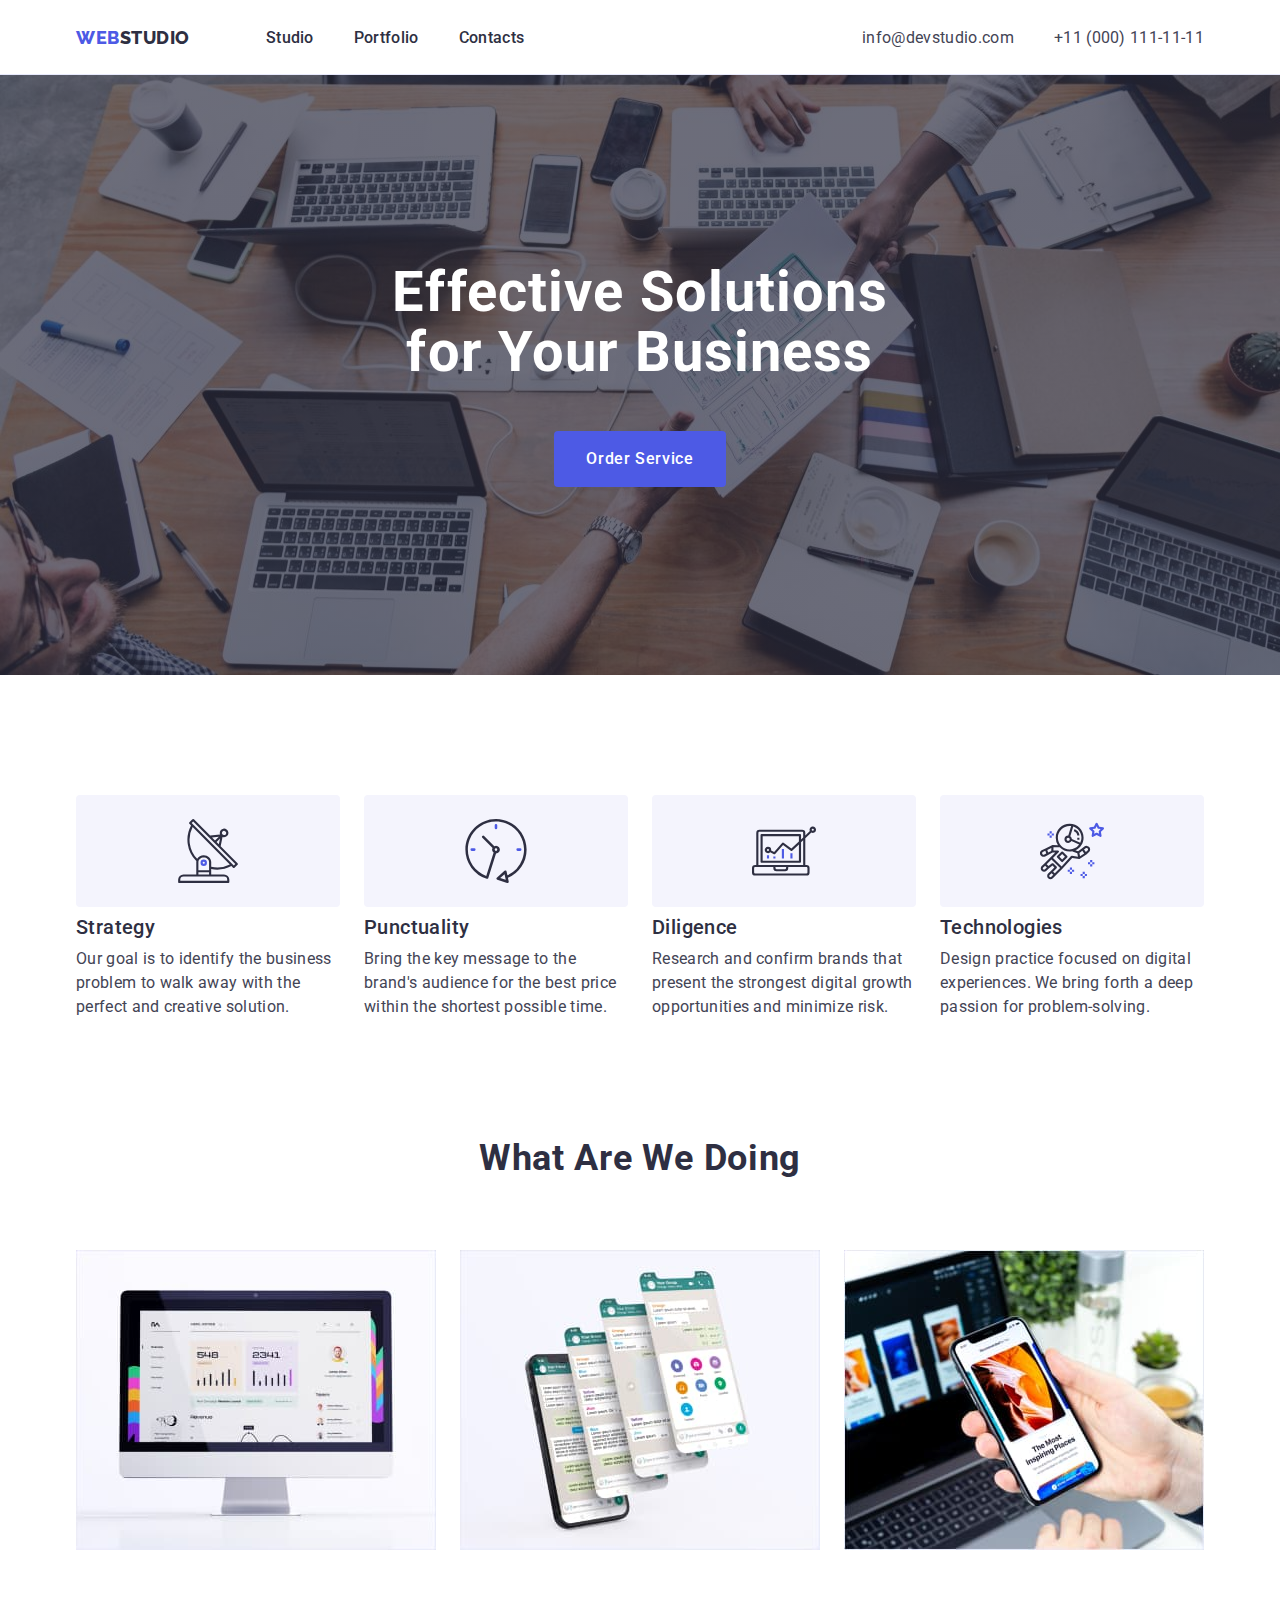
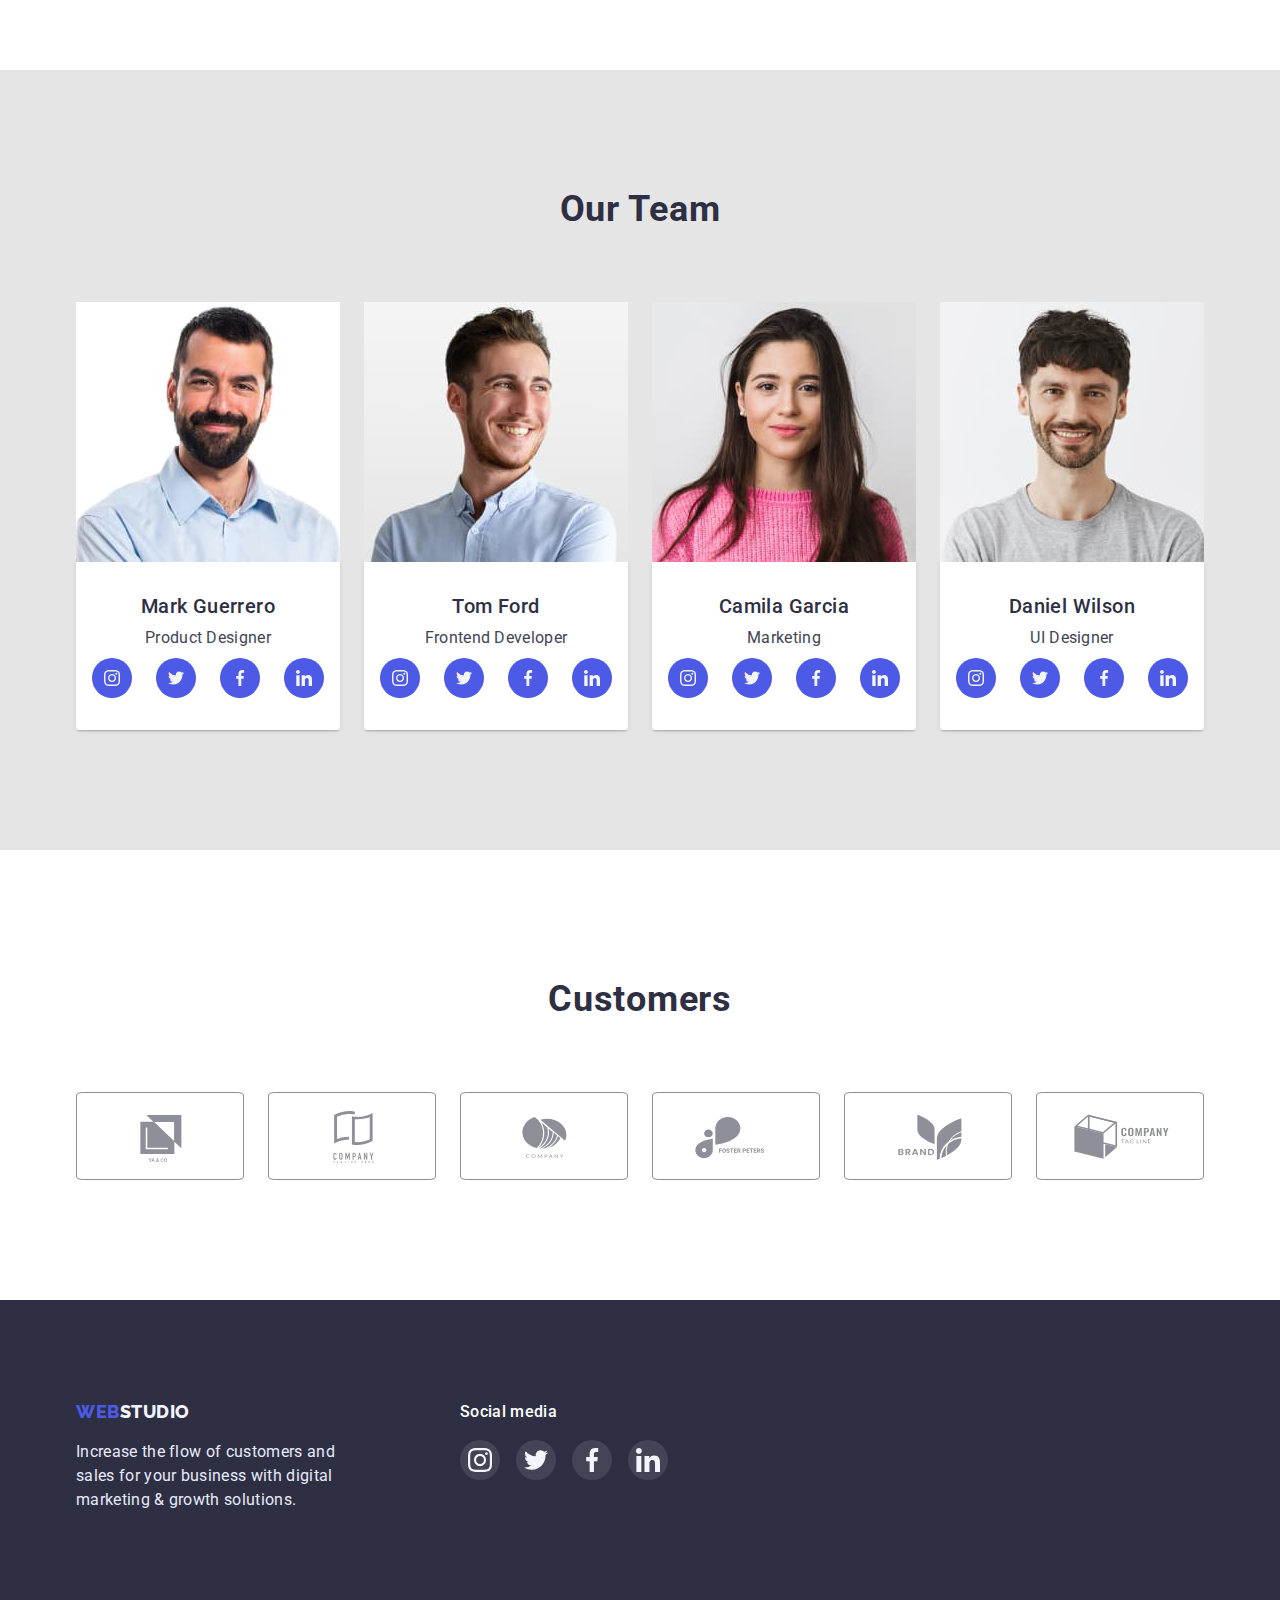
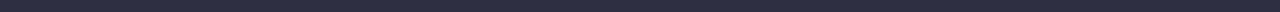
<file: index.html>
<!DOCTYPE html>
<html lang="en">
<head>
    <meta charset="UTF-8">
    <meta http-equiv="X-UA-Compatible" content="IE=edge">
    <meta name="viewport" content="width=device-width, initial-scale=1.0">
    <title>WebStudio</title>
    <link rel="preconnect" href="https://fonts.googleapis.com">
    <link rel="preconnect" href="https://fonts.gstatic.com" crossorigin>
    <link href="https://fonts.googleapis.com/css2?family=Raleway:wght@800&family=Roboto:wght@400;500;700;900&display=swap" rel="stylesheet">
    <link rel="stylesheet" href="https://cdn.jsdelivr.net/npm/modern-normalize@1.1.0/modern-normalize.min.css">
    <link rel="stylesheet" href="./css/styles.css">
</head>
<body>
    <!-- Header -->
    <header class="page-header ">
        <div class="container header-container">
        <nav class="page-nav">
            <a class="header-logo logo link" href="./index.html" ><span class="logo-brand">Web</span>Studio </a>
            <ul class="menu list">
                <li class="menu-item">
                    <a class="menu-link link" href="/">Studio</a>
                </li>
                <li class="menu-item">
                    <a class="menu-link link" href="./portfolio.html">Portfolio</a>
                </li>
                <li class="menu-item">
                    <a class="menu-link link" href="/">Contacts</a>
                </li>
            </ul>
        </nav>
            <ul class="contact-list list">
                <li class="contact-mail">
                    <a class=" link" href="mailto:info@devstudio.com">info@devstudio.com</a>
                </li>
                <li class="contact-tel">
                    <a class=" link" href="tel:+110001111111">+11 (000) 111-11-11</a>
                </li>
            </ul>  
        </div>  
    </header>
    <main>
        <!-- Hero -->
        <section class="hero ">
            <div class="container">
            <h1 class="main-title">Effective Solutions for Your Business</h1>
            <button class="order-btn btn" type="button">Order Service</button>
        </div>
        </section>
        <!-- Our features -->
        <section class="features section">
            <div class="container">
            <h2 class="visually-hidden">Our features</h2>
            <ul class="features-list list">
                <li class="item">
                    <div class="features-icons">
                    <svg class="features-img" width="64" height="64">
                        <use href="./images/icons.svg#icon-antenna"></use>
                    </svg>
                </div>
                    <h3 class="features-subtitle subtitle">Strategy</h3>
                    <p class="feateres-text text">Our goal is to identify the business
                        problem to walk away with the perfect and creative solution. </p>
                </li>
                <li class="item">
                    <div class="features-icons">
                    <svg class="features-img" width="64" height="64">
                        <use href="./images/icons.svg#icon-clock"></use>
                    </svg>
                </div>
                    <h3 class="features-subtitle subtitle">Punctuality</h3>
                    <p class="feateres-text text">Bring the key message to the brand's audience for the best price within the shortest possible time.</p>
                </li>
                <li class="item">
                    <div class="features-icons">
                    <svg class="features-img" width="64" height="64">
                        <use href="./images/icons.svg#icon-diagram"></use>
                    </svg>
                </div>
                    <h3 class="features-subtitle subtitle">Diligence</h3>
                    <p class="featere-texts text">Research and confirm brands that present the strongest digital growth opportunities and minimize risk.</p>
                </li>
                <li class="item">
                    <div class="features-icons">
                    <svg class="features-img" width="64" height="64">
                        <use href="./images/icons.svg#icon-astronaut"></use>
                    </svg>
                </div>
                    <h3 class="features-subtitle subtitle">Technologies</h3>
                    <p class="feateres-text text">Design practice focused on digital experiences. We bring forth a deep passion for problem-solving.</p>
                </li>
            </ul>
        </div>
        </section>
        <!-- What are we doing -->
    <section class="section-work section">
        <div class="container">
        <h2 class="work-title title">What are we doing</h2>
        <ul class="work-list list">
            <li class="work-item"><img class="work-img"  src="./images/monitor.jpg" alt="monitor" width="360" height="300" ></li>
            <li class="work-item"><img class="work-img"  src="./images/four_smartfon.jpg" alt="four smartphons" width="360" height="300"></li>
            <li class="work-item"><img class="work-img"  src="./images/phone_in_hand.jpg" alt="smartphone in hand" width="360" height="300"></li>
        </ul>
    </div>
    </section>
    <!-- Our team -->
    <section class="section-team section"> 
        <div class="container">
        <h2 class="team-title title">Our Team</h2>
        <ul class="team-list list">
            <li class="team-member">
            <img class="team-img" src="./images/mark.jpg" alt="man with beard" width="264" height="260">
            <div class="team-description">
            <h3 class="team-subtitle subtitle">Mark Guerrero</h3>
                <p class="team-text text">Product Designer</p>
            <ul class="team-soc-list list">
                <li class="team-soc-item">
                    <a href="" class="team-soc-link link">
                        <svg class="team-soc-icon" width="16" height="16">
                            <use href="./images/icons.svg#icon-instagram"></use>
                        </svg>
                    </a>
                </li>
                <li class="team-soc-item">
                    <a href="" class="team-soc-link link">
                        <svg class="team-soc-icon" width="16" height="16">
                            <use href="./images/icons.svg#icon-twitter"></use>
                        </svg>
                    </a>
                </li>
                <li class="team-soc-item">
                    <a href="" class="team-soc-link link">
                        <svg class="team-soc-icon" width="16" height="16">
                            <use href="./images/icons.svg#icon-facebook"></use>
                        </svg>
                    </a>
                </li>
                <li class="team-soc-item">
                    <a href="" class="team-soc-link link">
                        <svg class="team-soc-icon" width="16" height="16">
                            <use href="./images/icons.svg#icon-linkedin"></use>
                        </svg>
                    </a>
                </li>
            </ul> 
            </div> 
            </li>
            <li class="team-member">
                <img class="team-img" src="./images/tom.jpg" alt="smiling man in blue shirt" width="264" height="260">
                <div class="team-description">
                <h3 class="team-subtitle subtitle">Tom Ford</h3>
                <p class="team-text text">Frontend Developer</p>
                <ul class="team-soc-list list">
                <li class="team-soc-item">
                    <a href="" class="team-soc-link link">
                        <svg class="team-soc-icon" width="16" height="16">
                            <use href="./images/icons.svg#icon-instagram"></use>
                        </svg>
                    </a>
                </li>
                <li class="team-soc-item">
                    <a href="" class="team-soc-link link">
                        <svg class="team-soc-icon" width="16" height="16">
                            <use href="./images/icons.svg#icon-twitter"></use>
                        </svg>
                    </a>
                </li>
                <li class="team-soc-item">
                    <a href="" class="team-soc-link link">
                        <svg class="team-soc-icon" width="16" height="16">
                            <use href="./images/icons.svg#icon-facebook"></use>
                        </svg>
                    </a>
                </li>
                <li class="team-soc-item">
                    <a href="" class="team-soc-link link">
                        <svg class="team-soc-icon" width="16" height="16">
                            <use href="./images/icons.svg#icon-linkedin"></use>
                        </svg>
                    </a>
                </li>
            </ul> 
            </div>
            </li>
            <li class="team-member">
                <img class="team-img" src="./images/camila.jpg" alt="young woman in pink" width="264" height="260">
                <div class="team-description">
                <h3 class="team-subtitle subtitle">Camila Garcia</h3>
                <p class="team-text text">Marketing</p>
                <ul class="team-soc-list list">
                <li class="team-soc-item">
                    <a href="" class="team-soc-link link">
                        <svg class="team-soc-icon" width="16" height="16">
                            <use href="./images/icons.svg#icon-instagram"></use>
                        </svg>
                    </a>
                </li>
                <li class="team-soc-item">
                    <a href="" class="team-soc-link link">
                        <svg class="team-soc-icon" width="16" height="16">
                            <use href="./images/icons.svg#icon-twitter"></use>
                        </svg>
                    </a>
                </li>
                <li class="team-soc-item">
                    <a href="" class="team-soc-link link">
                        <svg class="team-soc-icon" width="16" height="16">
                            <use href="./images/icons.svg#icon-facebook"></use>
                        </svg>
                    </a>
                </li>
                <li class="team-soc-item">
                    <a href="" class="team-soc-link link">
                        <svg class="team-soc-icon" width="16" height="16">
                            <use href="./images/icons.svg#icon-linkedin"></use>
                        </svg>
                    </a>
                </li>
            </ul>  
            </div>  
            </li>
            <li class="team-member">
                <img class="team-img" src="./images/daniel.jpg" alt="man in grey T-shirt" width="264" height="260">
                <div class="team-description">
                    <h3 class="team-subtitle subtitle">Daniel Wilson</h3>
                    <p class="team-text text">UI Designer</p>
                    <ul class="team-soc-list list">
                <li class="team-soc-item">
                    <a href="" class="team-soc-link link">
                        <svg class="team-soc-icon" width="16" height="16">
                            <use href="./images/icons.svg#icon-instagram"></use>
                        </svg>
                    </a>
                </li>
                <li class="team-soc-item">
                    <a href="" class="team-soc-link link">
                        <svg class="team-soc-icon" width="16" height="16">
                            <use href="./images/icons.svg#icon-twitter"></use>
                        </svg>
                    </a>
                </li>
                <li class="team-soc-item">
                    <a href="" class="team-soc-link link">
                        <svg class="team-soc-icon" width="16" height="16">
                            <use href="./images/icons.svg#icon-facebook"></use>
                        </svg>
                    </a>
                </li>
                <li class="team-soc-item">
                    <a href="" class="team-soc-link link">
                        <svg class="team-soc-icon" width="16" height="16">
                            <use href="./images/icons.svg#icon-linkedin"></use>
                        </svg>
                    </a>
                </li>
            </ul> 
                </div>
            </li>
        </ul>
    </div>
    </section> 
    <!-- ============Custemers======================= -->
    <section class="section-custemers section">
        <div class="container">
        <h2 class="custemers-title title">Customers</h2>
        <ul class="custemers-list list">
            <li class="custemers-item">
                <a href="" class="custemers-link link">
                <svg class="custemers-icon" width="104" height="56">
                    <use href="./images/icons.svg#icon-Logo1"></use>
                </svg>
                </a>
            </li>
            <li class="custemers-item">
                <a href="" class="custemers-link link">
<svg class="custemers-icon" width="104" height="56">
                    <use href="./images/icons.svg#icon-Logo2"></use>
                </svg>
                </a>
            </li>
            <li class="custemers-item">
                <a href="" class="custemers-link link">
<svg class="custemers-icon" width="104" height="56">
                    <use href="./images/icons.svg#icon-Logo3"></use>
                </svg>
                </a>
            </li>
            <li class="custemers-item">
                <a href="" class="custemers-link link">
<svg class="custemers-icon" width="104" height="56">
                    <use href="./images/icons.svg#icon-Logo4"></use>
                </svg>
                </a>
            </li>
            <li class="custemers-item">
                <a href="" class="custemers-link link">
<svg class="custemers-icon" width="104" height="56">
                    <use href="./images/icons.svg#icon-Logo5"></use>
                </svg>
                </a>
            </li>
            <li class="custemers-item">
                <a href="" class="custemers-link link">
<svg class="custemers-icon" width="104" height="56">
                    <use href="./images/icons.svg#icon-Logo6"></use>
                </svg>
                </a>
            </li>
        </ul>
    </div> 
    </section>
</main>
    <!-- Footer -->
    <footer class="footer ">
        <div class="container container-footer">
            <div class="logo-wrap">
        <a class="footer-logo logo link" href="./index.html" ><span class="logo-brand">Web</span>Studio </a>
    <p class="footer-text text">Increase the flow of customers and sales for your business with digital marketing & growth solutions.</p>
</div>
<div class="soc-wrap">
    <h2 class="soc-wrap-title">Social media</h2>
    <ul class="soc-wrap-list list">
        <li class="soc-wrap-item">
            <a href="" class="soc-wrap-link link">
                <svg class="soc-wrap-icon" width="24" height="24">
                    <use href="./images/icons.svg#icon-instagram"></use>
                </svg>
            </a>
        </li>
        <li class="soc-wrap-item">
            <a href="" class="soc-wrap-link link">
                <svg class="soc-wrap-icon" width="24" height="24">
                    <use href="./images/icons.svg#icon-twitter"></use>
                </svg>
            </a>
        </li>
        <li class="soc-wrap-item">
            <a href="" class="soc-wrap-link link">
                <svg class="soc-wrap-icon" width="24" height="24">
                    <use href="./images/icons.svg#icon-facebook"></use>
                </svg>
            </a>
        </li>
        <li class="soc-wrap-item">
            <a href="" class="soc-wrap-link link">
                <svg class="soc-wrap-icon" width="24" height="24">
                    <use href="./images/icons.svg#icon-linkedin"></use>
                </svg>
            </a>
        </li>
    </ul>
</div>
</div>
</footer> 

</body>
</html>
</file>
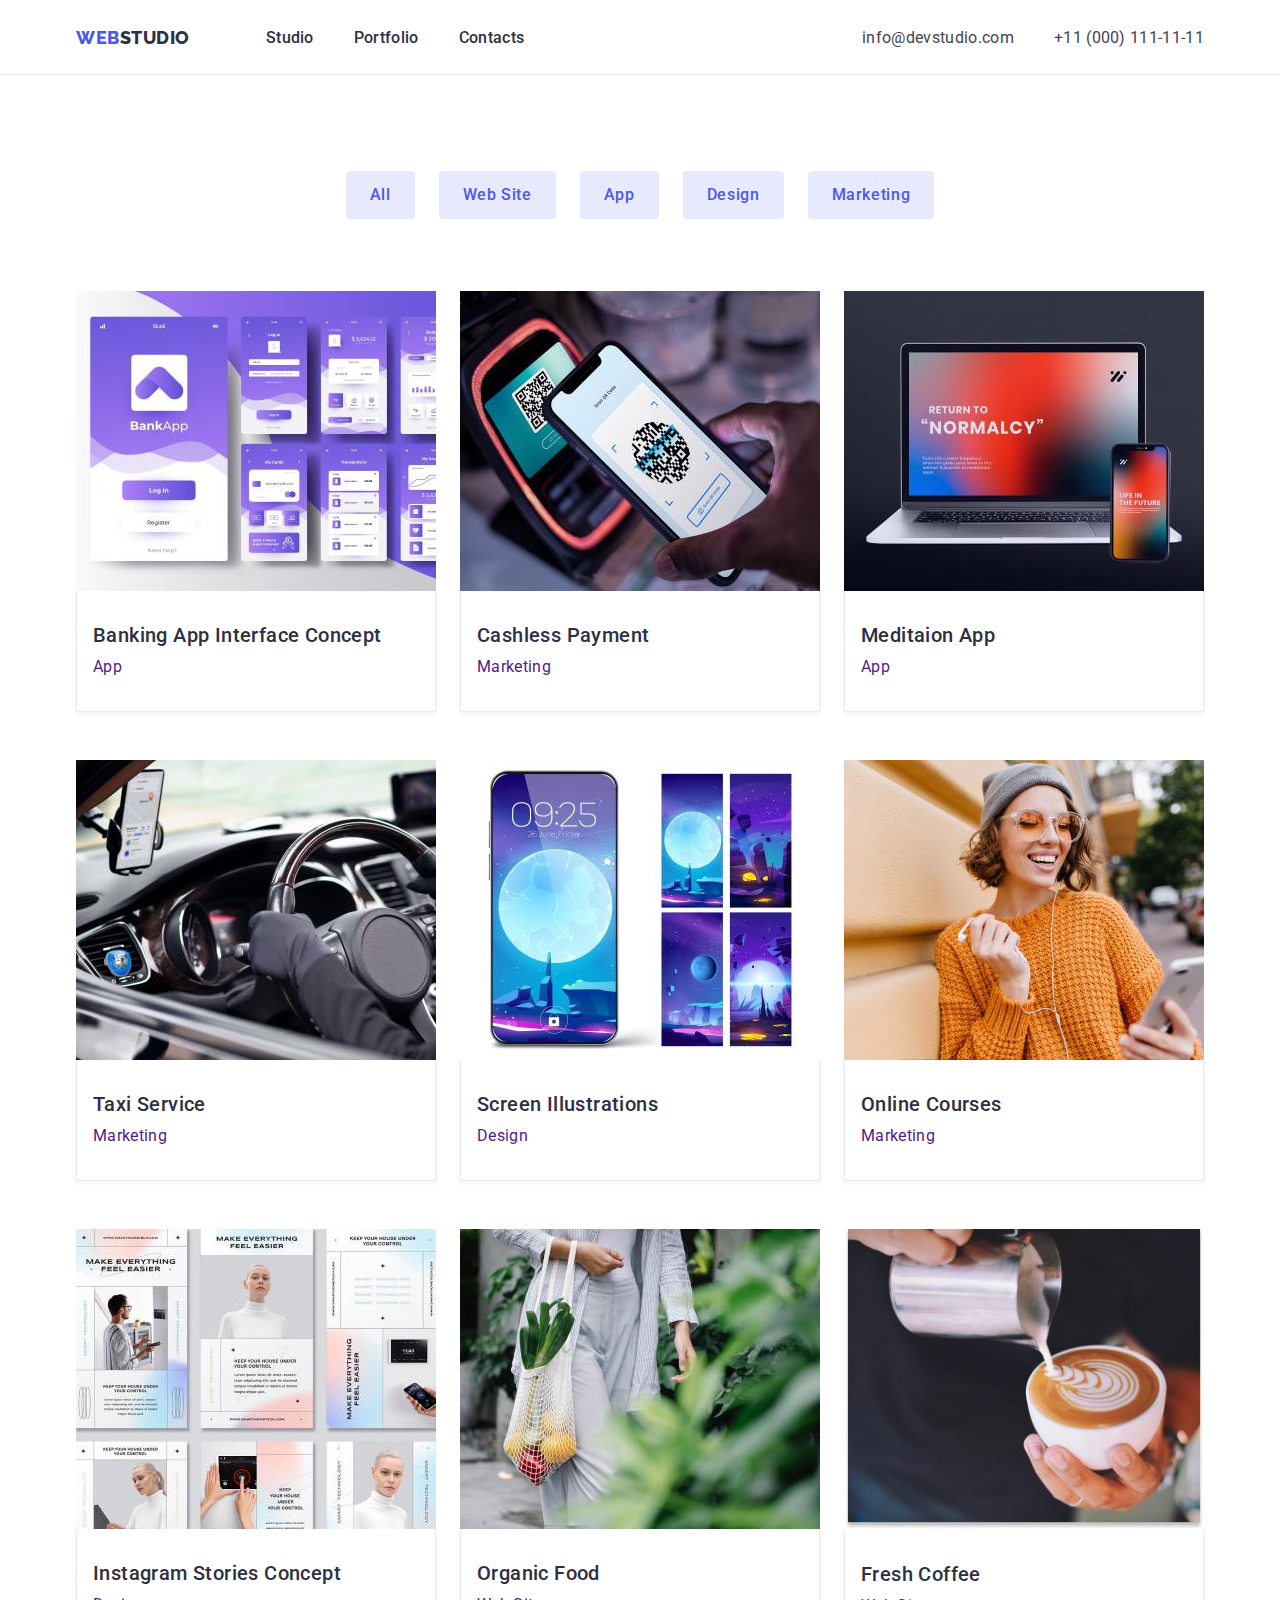
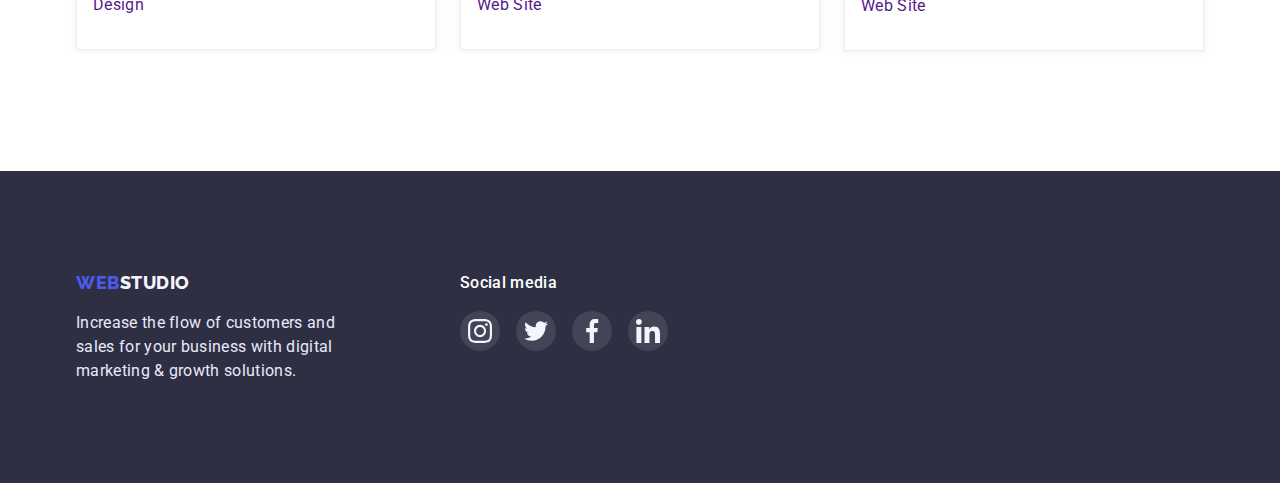
<file: portfolio.html>
<!DOCTYPE html>
<html lang="en">
<head>
    <meta charset="UTF-8">
    <meta http-equiv="X-UA-Compatible" content="IE=edge">
    <meta name="viewport" content="width=device-width, initial-scale=1.0">
    <title>Portfolio</title>
    <link rel="preconnect" href="https://fonts.googleapis.com">
    <link rel="preconnect" href="https://fonts.gstatic.com" crossorigin>
    <link href="https://fonts.googleapis.com/css2?family=Raleway:wght@800&family=Roboto:wght@400;500;700;900&display=swap" rel="stylesheet">
    <link rel="stylesheet" href="https://cdn.jsdelivr.net/npm/modern-normalize@1.1.0/modern-normalize.min.css">
    <link rel="stylesheet" href="./css/styles.css">
</head>
<body>
<!-- Header -->
<header class="page-header">
    <div class="container header-container">
    <nav class="page-nav">
        <a class="header-logo logo link" href="./index.html" ><span class="logo-brand">Web</span>Studio </a>
        <ul class="menu list">
            <li class="menu-item">
                <a class="menu-link link" href="./index.html">Studio</a>
            </li>
            <li class="menu-item">
                <a class="menu-link link" href="./portfolio.html">Portfolio</a>
            </li>
            <li class="menu-item">
                <a class="menu-link link" href="/">Contacts</a>
            </li>
        </ul>
    </nav>
        <ul class="contact-list list">
            <li class="contact-mail">
                <a class=" link" href="mailto:info@devstudio.com">info@devstudio.com</a>
            </li>
            <li class="contact-tel">
                <a class=" link" href="tel:+110001111111">+11 (000) 111-11-11</a>
            </li>
        </ul>  
    </div>  
</header>
    <main>
<!-- Примеры наших проектов -->
<section class="portfolio section">
    <div class="container">
    <h1 class="visually-hidden">Our projects</h1>
    <ul class="filter list">
    <li class="filter-item"> <button class="filter-btn btn" type="button">All</button></li>
    <li class="filter-item"> <button class="filter-btn btn" type="button">Web Site</button></li>
    <li class="filter-item"> <button class="filter-btn btn" type="button">App</button></li>
    <li class="filter-item"> <button class="filter-btn btn" type="button">Design</button></li>
    <li class="filter-item"> <button class="filter-btn btn" type="button">Marketing</button></li>
    </ul>
    <ul class="example-list list">
        <li class="example-item">
        <a href="" class="example-link link">
        <img src="./images/banking_app.jpg" alt="bank app" width="360"  height="300">
        <div class="example-description">
        <h2 class="example-subtitle subtitle">Banking App Interface Concept</h2>
        <p class="example-text text">App</p>
        </div>
        </a>
    </li>
    <li class="example-item">
        <a href="" class="example-link link">
        <img class="example-img" src="./images/cashless_payment.jpg" alt="smartphone with QR-code" width="360"  height="300">
        <div class="example-description"> 
        <h2 class="example-subtitle subtitle">Cashless Payment</h2>
        <p class="example-text text">Marketing</p>
        </div>
    </a>
    </li>
    <li class="example-item">
        <a href="" class="example-link link">
        <img class="example-img" src="./images/meditation-app.jpg" alt="computer and smartphone" width="360"  height="300">
        <div class="example-description">
        <h2 class="example-subtitle subtitle">Meditaion App</h2>
        <p class="example-text text">App</p>
        </div>
    </a>
    </li>
    <li class="example-item">
        <a href="" class="example-link link">
        <img class="example-img" src="./images/taxi-service.jpg" alt="man in a car driving" width="360"  height="300">
        <div class="example-description">
        <h2 class="example-subtitle subtitle">Taxi Service</h2>
        <p class="example-text text">Marketing</p>
    </div>
</a>
    </li>
    <li class="example-item">
        <a href="" class="example-link link">
        <img class="example-img" src="./images/screen-illustrations.jpg" alt="screenshot of phone screen" width="360"  height="300">
        <div class="example-description">
        <h2 class="example-subtitle subtitle">Screen Illustrations</h2>
        <p class="example-text text">Design</p>
        </div>
    </a>
    </li>
    <li class="example-item">
        <a href="" class="example-link link">
        <img class="example-img" src="./images/online-courses.jpg" alt="girl with phone" width="360"  height="300">
        <div class="example-description">
        <h2 class="example-subtitle subtitle">Online Courses</h2>
        <p class="example-text text">Marketing</p>
        </div>
    </a>
    </li>
    <li class="example-item">
        <a href="" class="example-link link">
        <img class="example-img" src="./images/instagram-stories.jpg" alt="instagram pages" width="360"  height="300">
        <div class="example-description">
        <h2 class="example-subtitle subtitle">Instagram Stories Concept</h2>
        <p class="example-text text">Design</p>
        </div>
    </a>
    </li>
    <li class="example-item">
        <a href="" class="example-link link">
        <img class="example-img" src="./images/organic-food.jpg" alt="vegetables and fruits in a bag" width="360"  height="300">
        <div class="example-description">
        <h2 class="example-subtitle subtitle">Organic Food</h2>
        <p class="example-text text">Web Site</p>
        </div>
    </a>
    </li>
    <li class="example-item">
        <a href="" class="example-link link">
        <img class="example-img" src="./images/fresh-coffee.jpg" alt="cup of coffee" width="360"  height="300">
        <div class="example-description">
        <h2 class="example-subtitle subtitle">Fresh Coffee</h2>
        <p class="example-text text">Web Site</p>
        </div>
    </a>
    </li>
    </ul>
</div>
</section>
    </main>
    <!-- Footer -->
    <footer class="footer ">
        <div class="container container-footer">
            <div class="logo-wrap">
        <a class="footer-logo logo link" href="./index.html" ><span class="logo-brand">Web</span>Studio </a>
    <p class="footer-text text">Increase the flow of customers and sales for your business with digital marketing & growth solutions.</p>
</div>
<div class="soc-wrap">
    <h2 class="soc-wrap-title">Social media</h2>
    <ul class="soc-wrap-list list">
        <li class="soc-wrap-item">
            <a href="" class="soc-wrap-link link">
                <svg class="soc-wrap-icon" width="24" height="24">
                    <use href="./images/icons.svg#icon-instagram"></use>
                </svg>
            </a>
        </li>
        <li class="soc-wrap-item">
            <a href="" class="soc-wrap-link link">
                <svg class="soc-wrap-icon" width="24" height="24">
                    <use href="./images/icons.svg#icon-twitter"></use>
                </svg>
            </a>
        </li>
        <li class="soc-wrap-item">
            <a href="" class="soc-wrap-link link">
                <svg class="soc-wrap-icon" width="24" height="24">
                    <use href="./images/icons.svg#icon-facebook"></use>
                </svg>
            </a>
        </li>
        <li class="soc-wrap-item">
            <a href="" class="soc-wrap-link link">
                <svg class="soc-wrap-icon" width="24" height="24">
                    <use href="./images/icons.svg#icon-linkedin"></use>
                </svg>
            </a>
        </li>
    </ul>
</div>
</div>
</footer> 

</body>
</html>
</file>
<file: css/styles.css>
:root{
    --primary-text-color: #434455 ;
    --secondary-text-color: #E7E9FC;
    --light-text-color: #F4F4FD;
    --primary-title-color: #2E2F42;
    --brand-color: #4D5AE5;
    --accent-color: #404BBF;
    --primary-background-color: #FFFFFF;
    --light-background-color: #E5E5E5; 
    --secondary-background-color:#F4F4FD; 
    --main-gap: 24px; 
    --client-color: #8E8F99;
    --footer-accent-color: #31D0AA;
    --hero-gra: linear-gradient(rgba(46, 47, 66, 0.7), rgba(46, 47, 66, 0.7)) ;


}
.list{
    list-style: none;
}
.link{
    text-decoration: none;
}
h1,h2,h3,h4,h5,h6,p{
    margin-top: 0;
    margin-bottom: 0;
    }
    ul,ol{
        margin-top: 0;
        margin-bottom: 0;
        padding-left: 0;
    }
    img{
        display: block;
        max-width: 100%;
        height: auto;

    }
body{
    font-family: 'Roboto',sans-serif ;
    color: var(--primary-text-color);
    background-color: var(--primary-background-color);
}
/* ===========components=========== */
.section{
    padding-top: 120px;
    padding-bottom: 120px;

}
.container{
max-width: 1158px;
margin-left: auto;
margin-right: auto;
padding-left: 15px;
padding-right: 15px;

}
.logo{
    font-family: 'Raleway', sans-serif;
    font-weight: 800;
    font-size: 18px;
    line-height: 1.33;
    letter-spacing: 0.03em;
    text-transform: uppercase;  
}
.logo-brand{
    color: var(--brand-color);
    }
    .btn{
        font-weight: 500;
        font-size: 16px;
        line-height: 1.5;
        letter-spacing: 0.04em;
        border-radius: 4px;
        cursor: pointer;
    }
    .title{
        font-size: 36px;
        line-height: 1.1;
        letter-spacing: 0.02em;
        text-transform: capitalize;
    }
.subtitle{
    font-weight: 500;
    font-size: 20px;
    line-height: 1.2;
    letter-spacing: 0.02em;
}
.text{

    font-size: 16px;
    line-height: 1.5;
    letter-spacing: 0.02em;
}
/* ==============Header========== */
.page-header{
    border-bottom: 1px solid var(--secondary-text-color);
}
.header-container{
    display: flex;
    align-items: center;
    
}
.page-nav{
    display: flex;
    align-items: center;
} 
.contact-list{
    display: flex;
    align-items: center;
    margin-left: auto;
}
.menu{
    display: flex;
    align-items: center;
}
.header-logo{
    margin-right: 76px;
    padding-top: 26px;
    padding-bottom: 24px;
color: var(--primary-title-color);
}
.menu-item{
    
}

.menu-link{
    display: block;
    padding-top: 26px;
    padding-bottom: 24px;
font-weight: 500;
font-size: 16px;
line-height: 1.5;
letter-spacing: 0.02em;
color: var(--primary-title-color);

}
.menu-link:hover,
.menu-link:focus{
    color: var(--accent-color);
}
.menu-item:not(:last-child){
margin-right: 40px;   
}
.contact-list .link{
display: block;
padding-top: 26px ;
padding-bottom: 24px;
font-size: 16px;
line-height: 1.5;
letter-spacing: 0.02em;
color: var(--primary-text-color);
}
.contact-list .link:hover,
.contact-list .link:focus{
    color: var(--accent-color);
}
.contact-tel{
    margin-left: 40px;
}
/* =================Hero=============== */
.hero{
    padding-top: 188px;
    padding-bottom: 188px;
    text-align: center;
    background-image:var(--hero-gra), url(../images/bg-hero.jpg);
    background-size: cover;
    background-color: #303030; 
    max-width: 1440px;
    margin-left: auto;
    margin-right: auto;
}
.main-title{
    max-width: 500px;
    margin-bottom: 48px;
    margin-left: auto;
    margin-right: auto;
    font-size: 56px;
    line-height: 1.07;
    letter-spacing: 0.02em;
    color: var(--primary-background-color);
}
.order-btn{
    padding-top: 16px;
    padding-bottom: 16px;
    padding-left: 32px;
    padding-right: 32px;
    border: none;
    color: var(--primary-background-color);
    background-color: var(--brand-color);
}
.order-btn:hover,
.order-btn:focus{
background-color: var(--accent-color);
box-shadow: 0px 4px 4px rgba(0, 0, 0, 0.15);
}


/* ================Our features========= */
.visually-hidden{
    position: absolute;
width: 1px;
height: 1px;
margin: -1px;
border: 0;
padding: 0;
white-space: nowrap;
clip-path: inset(100%);
clip: rect(0 0 0 0);
overflow: hidden;
}
.features-list{
    display: flex;
    gap: var(--main-gap);

}
.features-list > .item{
    flex-basis:calc((100% - 3 * 24px) / 4) ;
    
}
.features-icons{
    display: flex;
    justify-content: center;
    align-items: center;
    width: 264px;
    height: 112px;
    border-radius: 4px;
    background-color: var(--secondary-background-color);
}
.features-img{

    
    

}

.features-subtitle{
    margin-bottom: 8px;
    color: var(--primary-title-color);
    margin-top: 8px;
}


/* ===============What are we doing========== */
.section-work{
    padding-top: 0;
}
.work-title{
    margin-bottom: 72px;
    text-align: center;
    color: var(--primary-title-color); 
}
.work-list{
    display: flex;
    gap: var(--main-gap);
}
.work-item{
    flex-basis: calc((100% - 2 * 24px) / 3);
}

/* =============Our team=============== */
.section-team{
    background-color: var(--light-background-color);
}

.team-title{
    margin-bottom: 72px;
    text-align: center;
    color: var(--primary-title-color);
}
.team-list{
    display: flex;
    flex-wrap: wrap;
    gap: var(--main-gap);
}
.team-member{
    flex-basis:calc((100% - 3 * 24px) / 4) ;
    background-color: var(--primary-background-color);
}
.team-description{
padding: 32px 16px 32px 16px;
box-shadow: 0px 1px 6px rgba(46, 47, 66, 0.08), 0px 1px 1px rgba(46, 47, 66, 0.16), 0px 2px 1px rgba(46, 47, 66, 0.08);
border-radius: 0px 0px 4px 4px; 
} 

.team-subtitle{
    margin-bottom: 8px;
    text-align: center;
    color: var(--primary-title-color);
}
.team-text{
    text-align: center;
    margin-bottom: 8px;
}
.team-soc-list{
    display: flex;
    justify-content: center;
    align-items: center;
    gap: var(--main-gap);

}

.team-soc-item{
    width: 40px;
    height: 40px;
    
} 
.team-soc-link{
    display: flex;
    width: 100%;
    height: 100%;
    border-radius: 50%;
    background-color: var(--brand-color);
    align-items: center;
    justify-content: center; 
}

.team-soc-icon{
    fill: var(--light-text-color);
}
.team-soc-link:hover,
.team-soc-link:focus{
background-color: var(--accent-color);
}

/* ===========Custemers========= */
.section-custemers {
    padding-top: 130px;
}

.custemers-title {
    padding-bottom: 72px;
    text-align: center;
    color: var(--primary-title-color);
}

.custemers-list {
    display: flex;
    justify-content: center;
    gap: var(--main-gap);

}

.custemers-item {
    width: 168px;
    height: 88px;
    
    align-items: center;
    justify-content: center;
}
.custemers-link {
    display: flex;
    justify-content: center;
    align-items: center;
    width: 100%;
    height:100%;
    border :1px solid var(--client-color);
    border-radius: 4%;
    
}

.custemers-link:hover,
.custemers-link:focus{
    border: 1px solid var(--accent-color);
}

.custemers-link:hover .custemers-icon,
.custemers-link:focus .custemers-icon{
    fill: var(--accent-color);
}


.custemers-icon {
    fill :var(--client-color);    
}

/* ===============Footer================= */
.footer{
    padding-top: 100px;
    padding-bottom: 100px;
    background-color: var(--primary-title-color);
}
.container-footer{
    display: flex;
    gap: 120px;

}
.footer-logo{
    display: block;
    margin-bottom: 16px;
color: var(--light-text-color);
}
.footer-text {
    width: 264px;
color: var(--secondary-text-color) ;
}

.soc-wrap {
}
.soc-wrap-title{
    font-weight: 500;
font-size: 16px;
line-height: 1.5;
letter-spacing: 0.02em;
color: var(--primary-background-color);
margin-bottom: 16px;
}
.soc-wrap-list {
    display: flex;
    gap: 16px;
}

.soc-wrap-item {
    width: 40px;
    height: 40px;
    
}
.soc-wrap-link {
    display: flex;
    justify-content: center;
    align-items: center;
    width: 100%;
    height: 100%;
    background-color: rgba(255, 255, 255, 0.1);
    border-radius: 50%;

}

.soc-wrap-link:hover,
.soc-wrap-link:focus {
background-color : var(--footer-accent-color);
} 
.soc-wrap-icon {
fill: var(--light-text-color); 

}

/* ============== Example ============= */
.portfolio.section{
padding-top: 96px;
}
.filter{
    display: flex;
    justify-content: center;
    gap: var(--main-gap);
    margin-bottom: 72px;

}
.filter-btn{
padding-top: 12px;
padding-bottom: 12px;
padding-left: 24px;
padding-right: 24px;  
border: none;
color: var(--brand-color);
background-color: var(--secondary-text-color);


}
.filter-btn:hover,
.filter-btn:focus{
    color: var(--primary-background-color);
    background-color: var(--brand-color);
    box-shadow: 0px 3px 1px rgba(0, 0, 0, 0.1), 0px 2px 1px rgba(0, 0, 0, 0.08), 0px 2px 2px rgba(0, 0, 0, 0.12);
}
.example-list{
    display: flex;
    flex-wrap: wrap;
row-gap: 48px;
column-gap: var(--main-gap);
}
.example-item{
    flex-basis: calc((100% - 2 * 24px) / 3);
}

.example-description{
padding-top: 32px;
padding-bottom: 32px;
padding-left: 16px;
border: 1px solid var(--secondary-text-color);
box-shadow: 0px 1px 6px rgba(46, 47, 66, 0.08);
border-top: none;
}


.example-link:hover .example-description,
.example-link:focus .example-description{
    border: 0.5px solid var(--light-text-color);
    border-top: none; 
box-shadow: 0px 1px 6px rgba(46, 47, 66, 0.08), 0px 1px 1px rgba(46, 47, 66, 0.16), 0px 2px 1px rgba(46, 47, 66, 0.08);
} 

.example-subtitle{
    margin-bottom: 8px;
    color: var(--primary-title-color);
}
</file>
